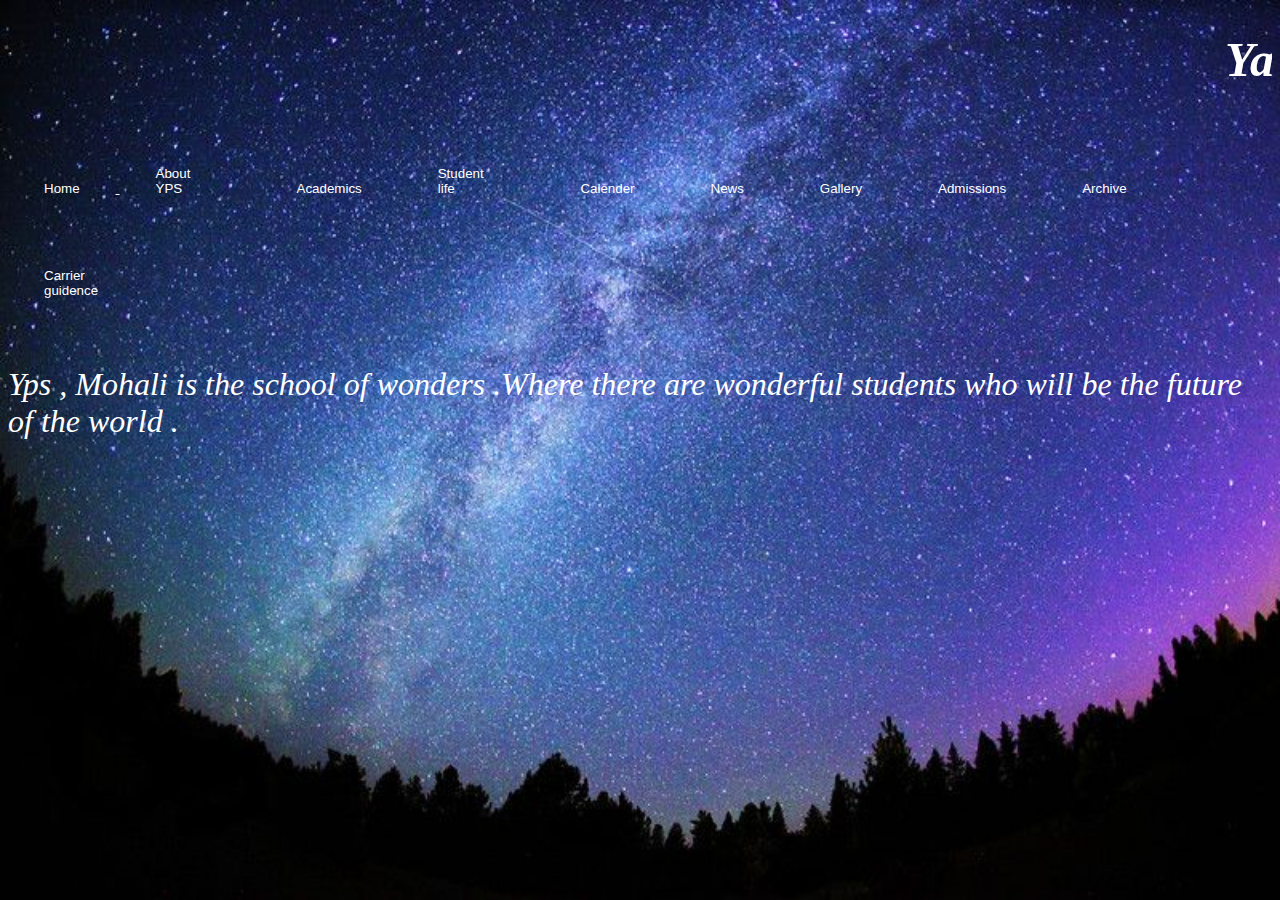
<file: index.html>
<!DOCTYPE html>
<html>
    <head>
        <title>
            YADAVINDRA PUBLIC SCHOOL MOHALI
        </title>
                <link rel="stylesheet" type="text/css" href="style.css"/>
    </head>
    <body >
        <i>
            <font face="Rosewood STD" size=5 color="red">
                <u>
                    <CENTER>
                        <H1>
			     <marquee>
                                      Yadavindra Public School , Mohali
			     </marquee>
                        </H1>
                    </CENTER>
                </u>    
            </font>
            <font face="Magic MS Word Font" size=6 color="white">

                    <font face="Magic MS Word Font" size=3 color="white">
                    <div class="dropdown">
                        <a href = "index.html">
                      <button class="dropbtn" style="width:8%">Home</button>
                    </div>
                </a>

                    <div class="dropdown">
                      <button class="dropbtn" style="width:15%">About YPS</button>
                      <div class="dropdown-content">
                        <a href="#">Introduction</a>
                        <a href="#">Director's message</a>
                        <a href="#">Board of Governers</a>
                        <a href="#">Affialition</a>
                        <a href="#">School meeting hours</a>
                        <font style="ROCKWELL" color="red">
                        <p>Staff</p></font>
                        <a href="#">Teachers</a>
                      </div>
                    </div>                    
                    <div class="dropdown">
                      <button class="dropbtn" style="width:8%">Academics</button>
                      <div class="dropdown-content">
                        <a href="#">Senior School</a>
                        <a href="#">Junior School</a>
                        <a href="#">Kindergarten</a>
                        <a href="#">Infrastructure & Facilities :</a>
                        <a href="#">Introduction</a>
                        <a href="#">Introduction</a>
                        <a href="#">Introduction</a>
                        <a href="#">Introduction</a>
                        <a href="#">Introduction</a>
                        <a href="#">Introduction</a>
                        <a href="#">Introduction</a>
                        <a href="#">Introduction</a>
                        <a href="#">Introduction</a>
                        <a href="#">Introduction</a>
                        <a href="#">Introduction</a>
                        <a href="#">Introduction</a>
                        <a href="#">Introduction</a>
                        <a href="#">Introduction</a>
                        <a href="#">Introduction</a>

                      </div>
                    </div>
                    <div class="dropdown">
                      <button class="dropbtn" style="width:8%">Student life</button>
                      <div class="dropdown-content">
                        <a href="#">Link 1</a>
                        <a href="#">Link 2</a>
                        <a href="#">Link 3</a>
                      </div>
                    </div>
                    <div class="dropdown">
                      <button class="dropbtn"style="width:8%">Calender</button>
                      <div class="dropdown-content">
                        <a href="#">Link 1</a>
                        <a href="#">Link 2</a>
                        <a href="#">Link 3</a>
                      </div>
                    </div>
                    <div class="dropdown">
                      <button class="dropbtn"style="width:8%">News</button>
                      <div class="dropdown-content">
                        <a href="#">Link 1</a>
                        <a href="#">Link 2</a>
                        <a href="#">Link 3</a>
                      </div>
                    </div>
                    <div class="dropdown">
                      <button class="dropbtn"style="width:8%">Gallery</button>
                    </div>
                    <div class="dropdown">
                      <button class="dropbtn"style="width:8%">Admissions</button>
                      <div class="dropdown-content">
                        <a href="#">Link 1</a>
                        <a href="#">Link 2</a>
                        <a href="#">Link 3</a>
                      </div>
                    </div>
                    <div class="dropdown">
                      <button class="dropbtn"style="width:8%">Archive</button>
                      <div class="dropdown-content">
                        <a href="#">Link 1</a>
                        <a href="#">Link 2</a>
                        <a href="#">Link 3</a>
                      </div>
                    </div>
                    <div class="dropdown">
                      <button class="dropbtn"style="width:15%">Carrier guidence</button>
                      <div class="dropdown-content">
                        <a href="#">Link 1</a>
                        <a href="#">Link 2</a>
                        <a href="#">Link 3</a>
                      </div>
                    </div>

                    </font>


                <p>
                    Yps , Mohali is the school of wonders .Where there are wonderful students who will
                    be the future of the world . 
                </p>
            </font>
        </i>

        
    </body>
</html>
</file>
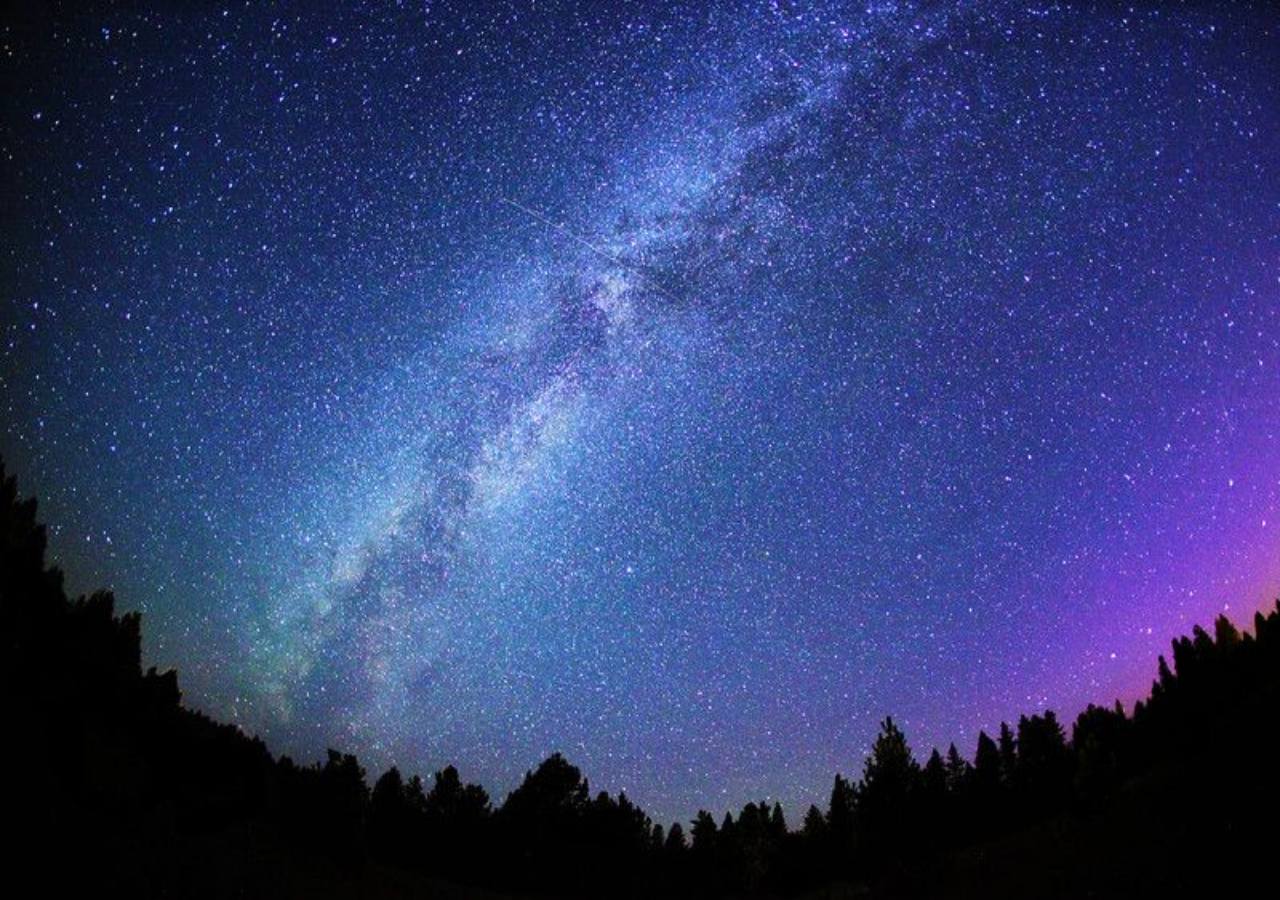
<file: Acheivements.html>
<html>
    <head>
        <title>
        </title>
        <style>
        * {
            color : white ;
            
        }
        .para {
            font-size : 2 ;
        }
        body {
              background-image: url('PICS/BACK.jpg');
              background-repeat: no-repeat;
              background-attachment: fixed;
              background-size: 100% 100%;            
            }
        </style>
    </head>
    <Body>
    </Body>
</html>
</file>
<file: style.css>
* {
      color : white ;
     
  }
  .para {
      font-size : 2 ;
  }
  .dropbtn {
  padding: 36px;
  font-size: 16;
  border: none;
}

.dropdown {
  position: static;
  display : inline-block ;
}

.dropdown-content {
  display: none;
  position: absolute;
  background-color: #ffffff;
  opacity: 0.856 ;
  min-width: 160px;
  box-shadow: 0px 8px 16px 0px rgba(0,0,0,0.2);
  z-index: 1;
}
.dropdown-content a  {
  color: black;
  padding: 12px 16px;
  text-decoration: none;
  display: block;
}
.dropdown-content p  {
  color: Red;
  padding: 12px 16px;
  text-decoration: none;
  display: block;
  border : groove  ;
  size : 20;
}

.Sub-dropdown-content {
  display: none;
  position: absolute;
  background-color: #ffffff;
  opacity: 0.856 ;
  min-width: 160px;
  box-shadow: 0px 8px 16px 0px rgba(0,0,0,0.2);
  z-index: 1;
}

.Sub-dropdown-content a {
  color: black;
  padding: 12px 16px;
  text-decoration: none;
  display: block;
}

.dropdown-content a:hover {background-color: #ddd;}

.dropdown:hover .dropdown-content {display: block;}

.dropdown:hover .dropbtn {background-color: #3e8e41;}

body {
              background-image: url('PICS/BACK.jpg');
              background-repeat: no-repeat;
              background-attachment: fixed;
              background-size: 100% 100%;            
            }
                        input, button{background-color: transparent; color: white; border: 00;}
.nav {
list-style:inline-block;
margin:0;
padding:0;
text-align:center;
}
#nav li {
display:inline-block;
position:relative;
float : left ;
background: #24af15; /* menu background color */
}
#nav li a {
display:inline-block;
padding:0;
text-decoration:none;
width:200px; /* this is the width of the menu items */
line-height:35px; /* this is the hieght of the menu items */
color:#ffffff; /* list item font color */
}
#nav li li a {font-size:80%;} /* smaller font size for sub menu items */
#nav li:hover {background:#003f20;} /* highlights current hovered list item and the parent list items when hovering over sub menues */
#nav ul {
position:absolute;
padding:0;
left:0;
display:none; /* hides sublists */
}
#nav li:hover ul ul {display:none;} /* hides sub-sublists */
#nav li:hover ul {display:block;} /* shows sublist on hover */
#nav li li:hover ul {
display:block; /* shows sub-sublist on hover */
margin-left:200px; /* this should be the same width as the parent list item */
margin-top:-35px; /* aligns top of sub menu with top of list item */
}
</file>
